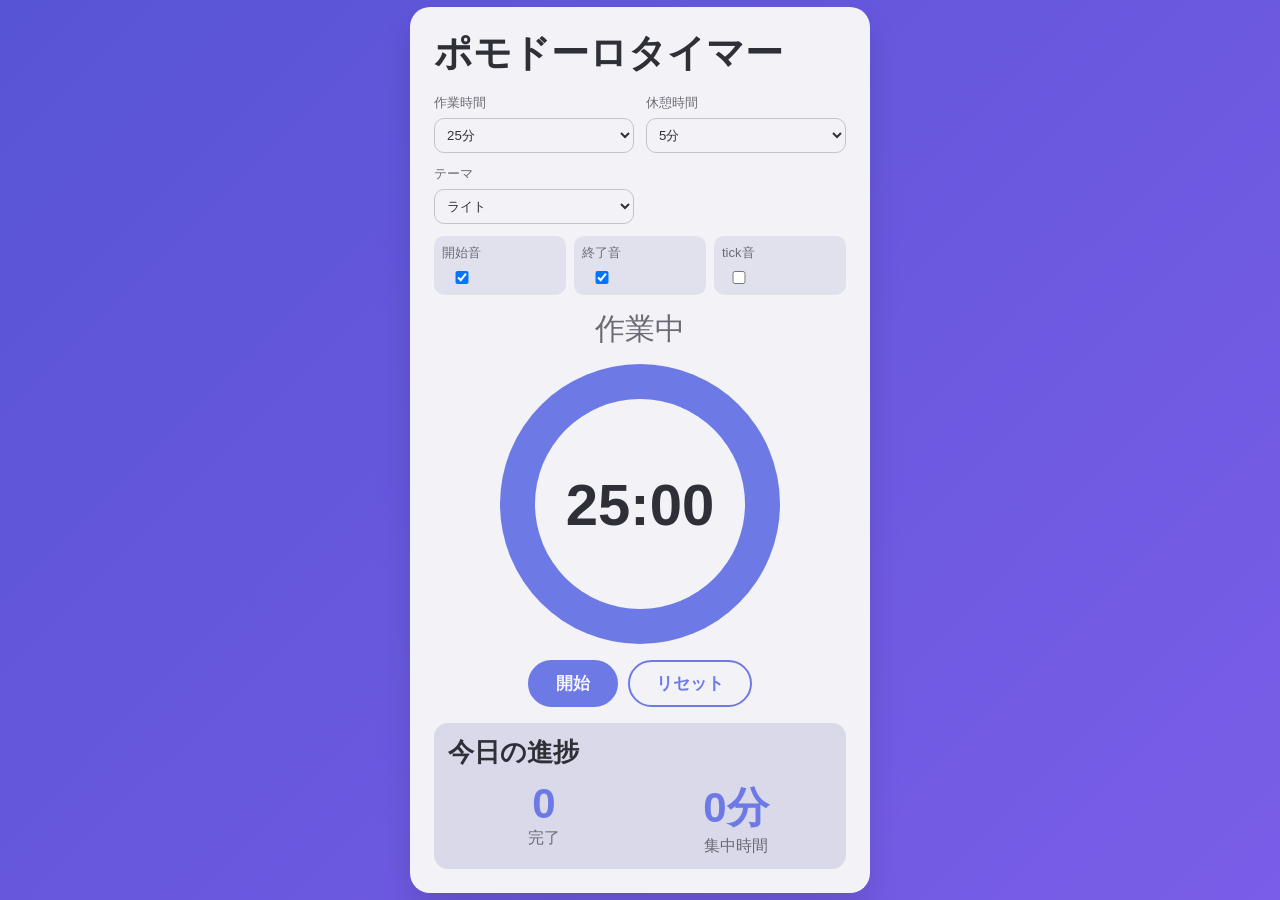
<file: 1.pomodoro/index.html>
<!doctype html>
<html lang="ja">
  <head>
    <meta charset="UTF-8" />
    <meta name="viewport" content="width=device-width, initial-scale=1.0" />
    <title>ポモドーロタイマー</title>
    <style>
      :root {
        --bg-start: #5854d6;
        --bg-end: #7a5de8;
        --panel: #f3f3f7;
        --card: #d9d9ea;
        --text: #2f2f38;
        --muted: #6b6b75;
        --primary: #6d7ae6;
        --ring-bg: #e2e3e8;
      }

      body[data-theme="dark"] {
        --bg-start: #131523;
        --bg-end: #272b48;
        --panel: #1d2136;
        --card: #2a3050;
        --text: #f0f2ff;
        --muted: #b3b9d8;
        --primary: #9aa7ff;
        --ring-bg: #40486c;
      }

      body[data-theme="focus"] {
        --bg-start: #efefef;
        --bg-end: #efefef;
        --panel: #ffffff;
        --card: #f6f6f6;
        --text: #1f1f1f;
        --muted: #666666;
        --primary: #242424;
        --ring-bg: #dedede;
      }

      * {
        box-sizing: border-box;
      }

      body {
        margin: 0;
        min-height: 100vh;
        display: grid;
        place-items: center;
        background: linear-gradient(135deg, var(--bg-start), var(--bg-end));
        color: var(--text);
        font-family: "Segoe UI", "Hiragino Sans", sans-serif;
      }

      .app {
        width: min(460px, calc(100vw - 32px));
        background: var(--panel);
        border-radius: 20px;
        padding: 24px;
        box-shadow: 0 20px 32px rgba(0, 0, 0, 0.12);
      }

      h1 {
        margin: 0 0 18px;
        font-size: 38px;
        line-height: 1.2;
      }

      .settings {
        display: grid;
        grid-template-columns: 1fr 1fr;
        gap: 12px;
        margin-bottom: 14px;
      }

      .settings label {
        font-size: 13px;
        color: var(--muted);
        display: grid;
        gap: 6px;
      }

      select {
        width: 100%;
        border: 1px solid color-mix(in srgb, var(--muted) 35%, transparent);
        border-radius: 10px;
        background: transparent;
        color: var(--text);
        padding: 8px;
      }

      .sound-grid {
        grid-column: 1 / -1;
        display: grid;
        grid-template-columns: repeat(3, minmax(0, 1fr));
        gap: 8px;
      }

      .sound-item {
        background: color-mix(in srgb, var(--card) 65%, transparent);
        border-radius: 10px;
        padding: 8px;
        display: flex;
        align-items: center;
        justify-content: space-between;
      }

      .phase {
        text-align: center;
        margin: 10px 0 14px;
        color: var(--muted);
        font-size: 30px;
      }

      .ring-wrap {
        width: 280px;
        margin: 0 auto 16px;
        position: relative;
      }

      .ring {
        width: 280px;
        height: 280px;
        border-radius: 50%;
        background: conic-gradient(var(--primary) calc(var(--progress) * 1%), var(--ring-bg) 0);
        display: grid;
        place-items: center;
      }

      .ring::before {
        content: "";
        width: 210px;
        height: 210px;
        border-radius: 50%;
        background: var(--panel);
      }

      .time {
        position: absolute;
        inset: 0;
        display: grid;
        place-items: center;
        font-size: 58px;
        font-weight: 700;
      }

      .actions {
        display: flex;
        gap: 10px;
        justify-content: center;
        margin-bottom: 16px;
      }

      button {
        border-radius: 999px;
        border: 2px solid var(--primary);
        padding: 10px 26px;
        font-size: 17px;
        font-weight: 700;
        cursor: pointer;
      }

      #start {
        background: var(--primary);
        color: var(--panel);
      }

      #reset {
        background: transparent;
        color: var(--primary);
      }

      .stats {
        background: var(--card);
        border-radius: 14px;
        padding: 12px 14px;
      }

      .stats h2 {
        margin: 0 0 10px;
        font-size: 26px;
      }

      .stats-grid {
        display: grid;
        grid-template-columns: 1fr 1fr;
        text-align: center;
      }

      .stats strong {
        display: block;
        font-size: 42px;
        color: var(--primary);
      }

      .stats span {
        color: var(--muted);
      }

      @media (max-width: 480px) {
        h1 {
          font-size: 32px;
        }

        .phase,
        .stats h2 {
          font-size: 26px;
        }

        .ring,
        .ring-wrap {
          width: 230px;
          height: 230px;
        }

        .ring::before {
          width: 170px;
          height: 170px;
        }

        .time {
          font-size: 50px;
        }
      }
    </style>
  </head>
  <body data-theme="light">
    <main class="app">
      <h1>ポモドーロタイマー</h1>

      <section class="settings" aria-label="設定">
        <label>
          作業時間
          <select id="work-duration">
            <option value="15">15分</option>
            <option value="25" selected>25分</option>
            <option value="35">35分</option>
            <option value="45">45分</option>
          </select>
        </label>

        <label>
          休憩時間
          <select id="break-duration">
            <option value="5" selected>5分</option>
            <option value="10">10分</option>
            <option value="15">15分</option>
          </select>
        </label>

        <label>
          テーマ
          <select id="theme">
            <option value="light" selected>ライト</option>
            <option value="dark">ダーク</option>
            <option value="focus">フォーカス（ミニマル）</option>
          </select>
        </label>

        <div class="sound-grid" role="group" aria-label="サウンド設定">
          <label class="sound-item">開始音<input id="sound-start" type="checkbox" checked /></label>
          <label class="sound-item">終了音<input id="sound-end" type="checkbox" checked /></label>
          <label class="sound-item">tick音<input id="sound-tick" type="checkbox" /></label>
        </div>
      </section>

      <div class="phase" id="phase">作業中</div>

      <section class="ring-wrap" aria-label="タイマー">
        <div class="ring" id="ring" style="--progress: 100"></div>
        <div class="time" id="time">25:00</div>
      </section>

      <div class="actions">
        <button id="start">開始</button>
        <button id="reset">リセット</button>
      </div>

      <section class="stats">
        <h2>今日の進捗</h2>
        <div class="stats-grid">
          <div>
            <strong id="done-count">0</strong>
            <span>完了</span>
          </div>
          <div>
            <strong id="focus-minutes">0分</strong>
            <span>集中時間</span>
          </div>
        </div>
      </section>
    </main>

    <script>
      const workSelect = document.getElementById("work-duration");
      const breakSelect = document.getElementById("break-duration");
      const themeSelect = document.getElementById("theme");
      const startButton = document.getElementById("start");
      const resetButton = document.getElementById("reset");
      const phaseLabel = document.getElementById("phase");
      const timeLabel = document.getElementById("time");
      const ring = document.getElementById("ring");
      const doneCount = document.getElementById("done-count");
      const focusMinutes = document.getElementById("focus-minutes");

      const soundStart = document.getElementById("sound-start");
      const soundEnd = document.getElementById("sound-end");
      const soundTick = document.getElementById("sound-tick");

      let mode = "work";
      let timer = null;
      let completed = 0;
      let focused = 0;
      let totalSeconds = Number(workSelect.value) * 60;
      let remaining = totalSeconds;
      let audioContext = null;

      const formatTime = (seconds) => {
        const min = String(Math.floor(seconds / 60)).padStart(2, "0");
        const sec = String(seconds % 60).padStart(2, "0");
        return `${min}:${sec}`;
      };

      const beep = (enabled) => {
        if (!enabled) return;
        if (!audioContext) {
          audioContext = new (window.AudioContext || window.webkitAudioContext)();
        }
        const context = audioContext;
        const oscillator = context.createOscillator();
        const gain = context.createGain();
        oscillator.type = "sine";
        oscillator.frequency.value = 660;
        gain.gain.value = 0.04;
        oscillator.connect(gain);
        gain.connect(context.destination);
        oscillator.start();
        oscillator.stop(context.currentTime + 0.08);
      };

      const refresh = () => {
        timeLabel.textContent = formatTime(remaining);
        ring.style.setProperty("--progress", String((remaining / totalSeconds) * 100));
      };

      const applyDuration = () => {
        totalSeconds = Number(mode === "work" ? workSelect.value : breakSelect.value) * 60;
        remaining = totalSeconds;
        refresh();
      };

      const switchMode = () => {
        if (mode === "work") {
          completed += 1;
          focused += Number(workSelect.value);
          doneCount.textContent = String(completed);
          focusMinutes.textContent = `${focused}分`;
          mode = "break";
          phaseLabel.textContent = "休憩中";
        } else {
          mode = "work";
          phaseLabel.textContent = "作業中";
        }
        applyDuration();
      };

      const stopTimer = () => {
        clearInterval(timer);
        timer = null;
        startButton.textContent = "開始";
      };

      workSelect.addEventListener("change", () => {
        if (mode === "work" && !timer) applyDuration();
      });

      breakSelect.addEventListener("change", () => {
        if (mode === "break" && !timer) applyDuration();
      });

      themeSelect.addEventListener("change", () => {
        document.body.dataset.theme = themeSelect.value;
      });

      startButton.addEventListener("click", () => {
        if (timer) {
          stopTimer();
          return;
        }

        beep(soundStart.checked);
        startButton.textContent = "一時停止";
        timer = setInterval(() => {
          remaining -= 1;
          if (remaining <= 0) {
            remaining = 0;
            refresh();
            beep(soundEnd.checked);
            stopTimer();
            switchMode();
          } else {
            refresh();
            beep(soundTick.checked);
          }
        }, 1000);
      });

      resetButton.addEventListener("click", () => {
        stopTimer();
        mode = "work";
        phaseLabel.textContent = "作業中";
        applyDuration();
      });

      refresh();
    </script>
  </body>
</html>
</file>
